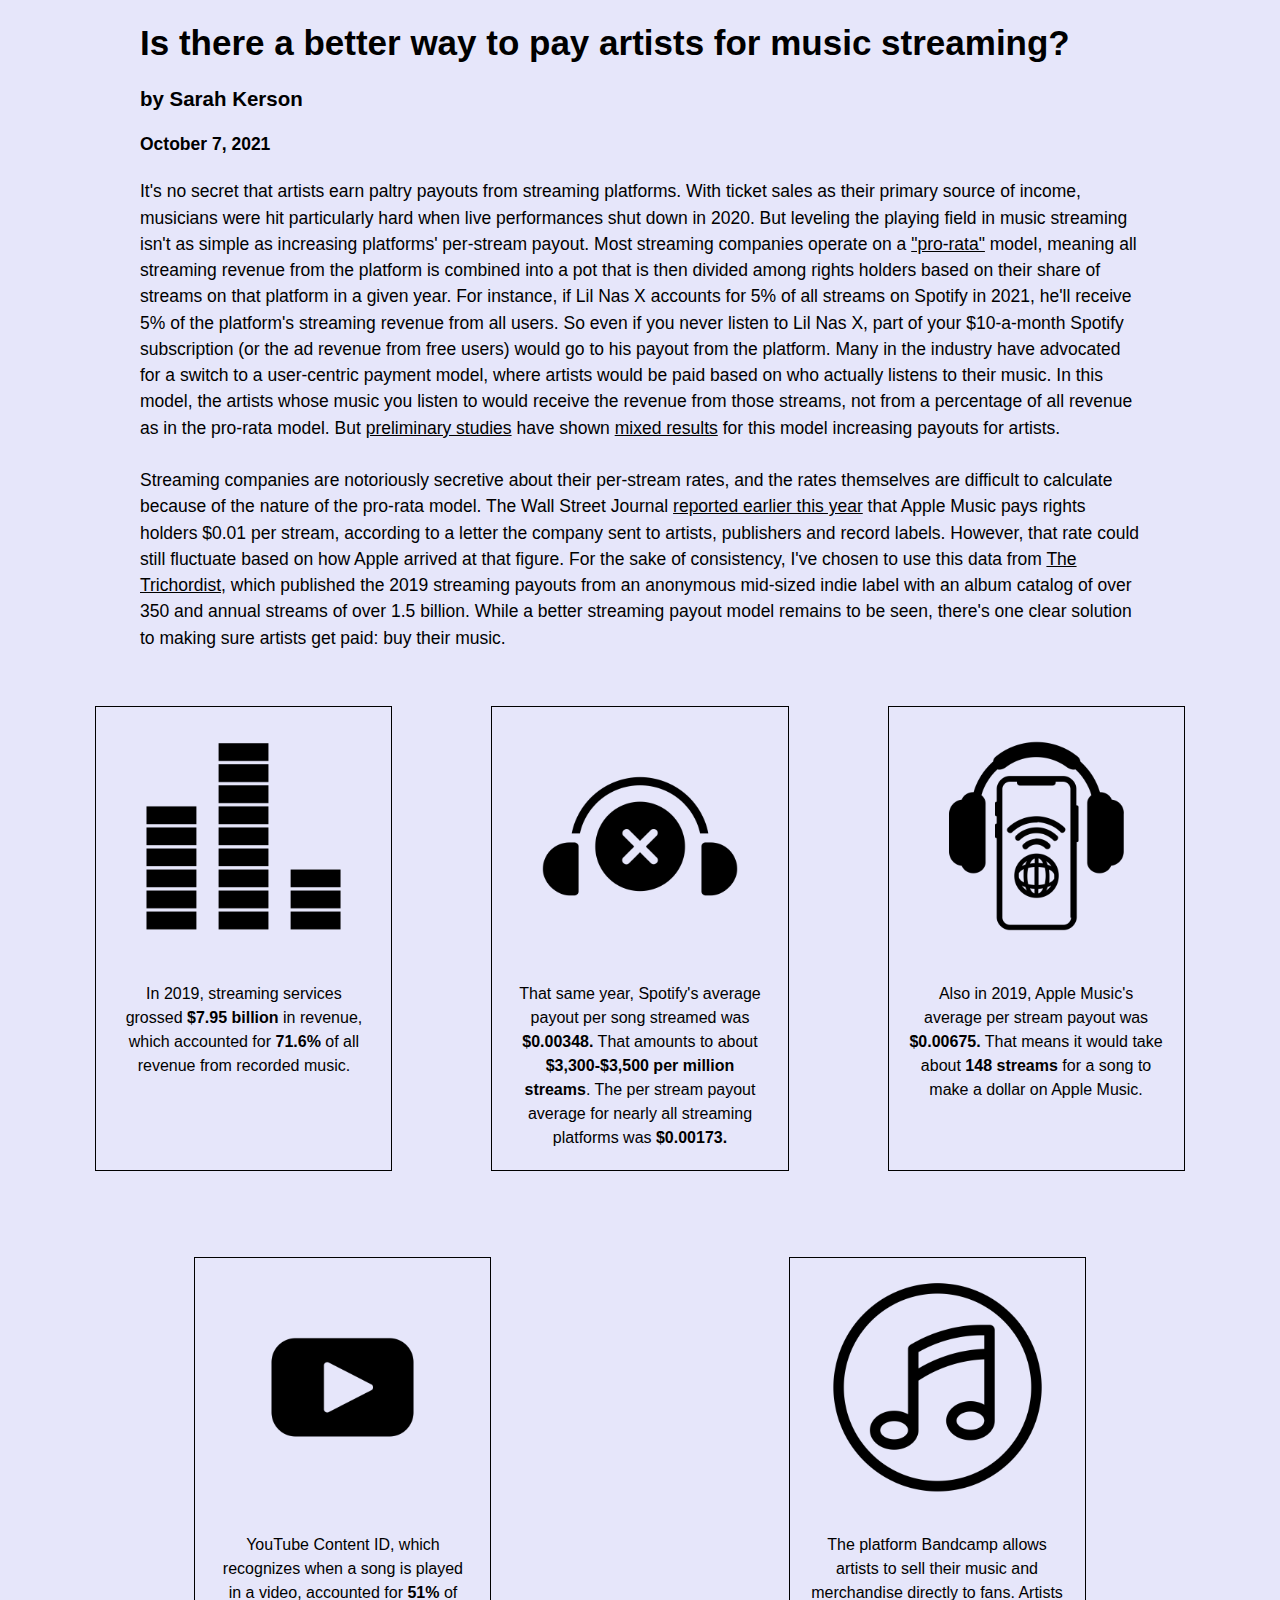
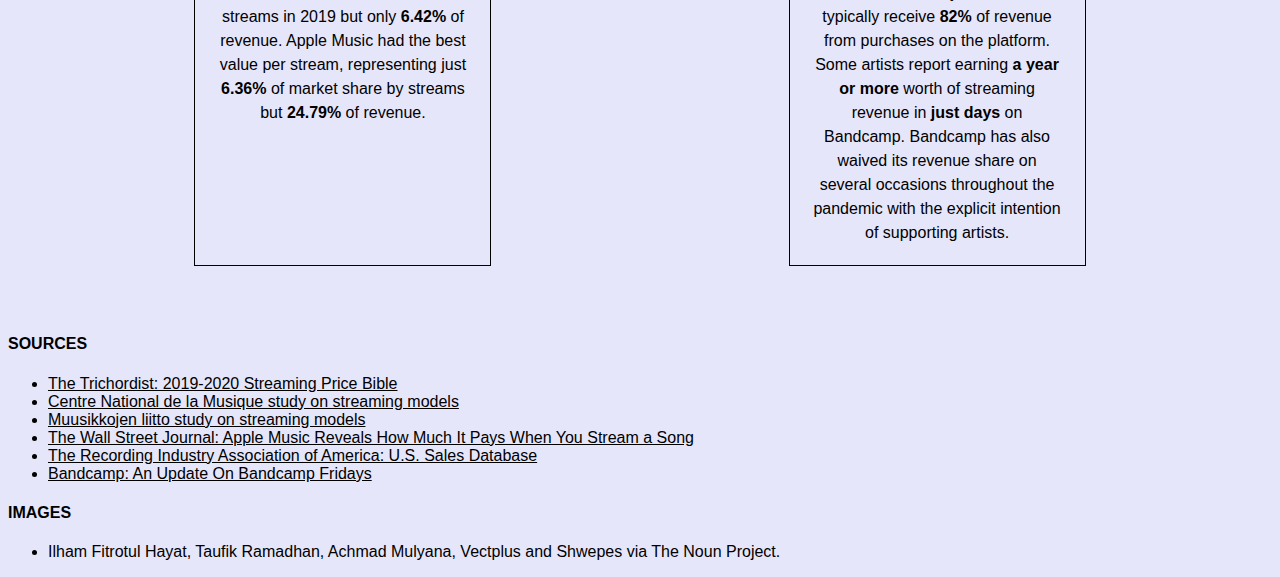
<file: index.html>
<!DOCTYPE html>
<html lang="en" dir="ltr">

  <head>
    <meta charset="utf-8">
    <title>Is there a better way to pay artists for music streaming?</title>
    <link rel="stylesheet" href="styles.css">
  </head>

  <body>
    <div class="container">
      <h1>Is there a better way to pay artists for music streaming?</h1>
      <h3>by Sarah Kerson</h3>
      <h4>October 7, 2021</h4>
      <p class="introtext"
      <article>
      It's no secret that artists earn paltry payouts from streaming platforms. With ticket sales as their primary source of income, musicians were hit particularly hard when live performances shut down in 2020. But leveling the playing field in music streaming isn't as simple as increasing platforms' per-stream payout. Most streaming companies operate on a <a href="https://qz.com/1660465/the-way-spotify-and-apple-music-pays-artists-isnt-fair/">"pro-rata"</a> model, meaning all streaming revenue from the platform is combined into a pot that is then divided among rights holders based on their share of streams on that platform in a given year. For instance, if Lil Nas X accounts for 5% of all streams on Spotify in 2021, he'll receive 5% of the platform's streaming revenue from all users. So even if you never listen to Lil Nas X, part of your $10-a-month Spotify subscription (or the ad revenue from free users) would go to his payout from the platform. Many in the industry have advocated for a switch to a user-centric payment model, where artists would be paid based on who actually listens to their music. In this model, the artists whose music you listen to would receive the revenue from those streams, not from a percentage of all revenue as in the pro-rata model. But <a href="http://www.muusikkojenliitto.fi/usercentric/">preliminary studies</a> have shown <a href="https://cnm.fr/le-cnm-evalue-limpact-dun-changement-eventuel-de-mode-de-remuneration-par-les-plateformes-de-streaming/">mixed results</a> for this model increasing payouts for artists.
      <br>
      <br>
      Streaming companies are notoriously secretive about their per-stream rates, and the rates themselves are difficult to calculate because of the nature of the pro-rata model. The Wall Street Journal <a href=https://www.wsj.com/articles/apple-music-reveals-how-much-it-pays-when-you-stream-a-song-11618579800>reported earlier this year</a> that Apple Music pays rights holders $0.01 per stream, according to a letter the company sent to artists, publishers and record labels. However, that rate could still fluctuate based on how Apple arrived at that figure. For the sake of consistency, I've chosen to use this data from <a href="https://thetrichordist.com/2020/03/05/2019-2020-streaming-price-bible-youtube-is-still-the-1-problem-to-solve/">The Trichordist,</a> which published the 2019 streaming payouts from an anonymous mid-sized indie label with an album catalog of over 350 and annual streams of over 1.5 billion. While a better streaming payout model remains to be seen, there's one clear solution to making sure artists get paid: buy their music.
    </article>
    </p>
    </div>
    <!-- FIG 1 -->
    <div class="flex">
      <div class="icon">
        <img src="images/stream1.png" alt="streaming bars">
        <caption>In 2019, streaming services grossed <b>$7.95 billion</b> in revenue, which accounted for <b>71.6%</b> of all revenue from recorded music. </caption>
      </div>
      <!-- FIG 2 -->

      <div class="icon">
        <img src="images/no music.png" alt="headphones with X in the middle">
        <caption>That same year, Spotify's average payout per song streamed was <b>$0.00348.</b> That amounts to about <b>$3,300-$3,500 per million streams</b>. The per stream payout average for nearly all streaming platforms was <b>$0.00173.</b></caption>
      </div>

      <!-- FIG 3 -->
      <div class="icon">
        <img src="images/phone2.png" alt="headphones around phone">
        <caption>Also in 2019, Apple Music's average per stream payout was <b>$0.00675.</b> That means it would take about <b>148 streams</b> for a song to make a dollar on Apple Music.</caption>
      </div>
</div>
      <!-- FIG 4 -->
      <div class="flex">
      <div class="icon">
        <img src="images/youtube.png" alt="YouTube logo: a white triangle inside a rounded black rectangle">
        <caption>YouTube Content ID, which recognizes when a song is played in a video, accounted for <b>51%</b> of streams in 2019 but only <b>6.42%</b> of revenue. Apple Music had the best value per stream, representing just <b>6.36%</b> of market share by streams but <b>24.79%</b> of revenue.</caption>
      </div>

      <!-- FIG 5 -->
      <div class="icon">
        <img src="images/music.png" alt="music note">
        <caption>The platform Bandcamp allows artists to sell their music and merchandise directly to fans. Artists typically receive <b>82%</b> of revenue from purchases on the platform. Some artists report earning <b>a year or more</b> worth of streaming revenue in <b>just days</b> on Bandcamp. Bandcamp has also waived its revenue share on several occasions throughout the pandemic with the explicit intention of supporting artists.</caption>
      </div>
    </div>

<p>
<h4>SOURCES</h4>
  <ul>
  <li> <a href=https://thetrichordist.com/2020/03/05/2019-2020-streaming-price-bible-youtube-is-still-the-1-problem-to-solve/>The Trichordist: 2019-2020 Streaming Price Bible</a></li>
  <li><a href=https://cnm.fr/le-cnm-evalue-limpact-dun-changement-eventuel-de-mode-de-remuneration-par-les-plateformes-de-streaming/>Centre National de la Musique study on streaming models</a></li>
  <li><a href=http://www.muusikkojenliitto.fi/usercentric/>Muusikkojen liitto study on streaming models</a></li>
  <li><a href=https://www.wsj.com/articles/apple-music-reveals-how-much-it-pays-when-you-stream-a-song-11618579800/>The Wall Street Journal: Apple Music Reveals How Much It Pays When You Stream a Song</a></li>
  <li><a href=https://www.riaa.com/u-s-sales-database/>The Recording Industry Association of America: U.S. Sales Database</a></li>
  <li><a href=https://daily.bandcamp.com/features/bandcamp-fridays-2021/>Bandcamp: An Update On Bandcamp Fridays</a></li>
</ul>

<p>
  <h4>IMAGES</h4>
  <ul>
    <li> Ilham Fitrotul Hayat, Taufik Ramadhan, Achmad Mulyana, Vectplus and Shwepes via The Noun Project.</li>
  </ul>
  </body>

</html>
</file>
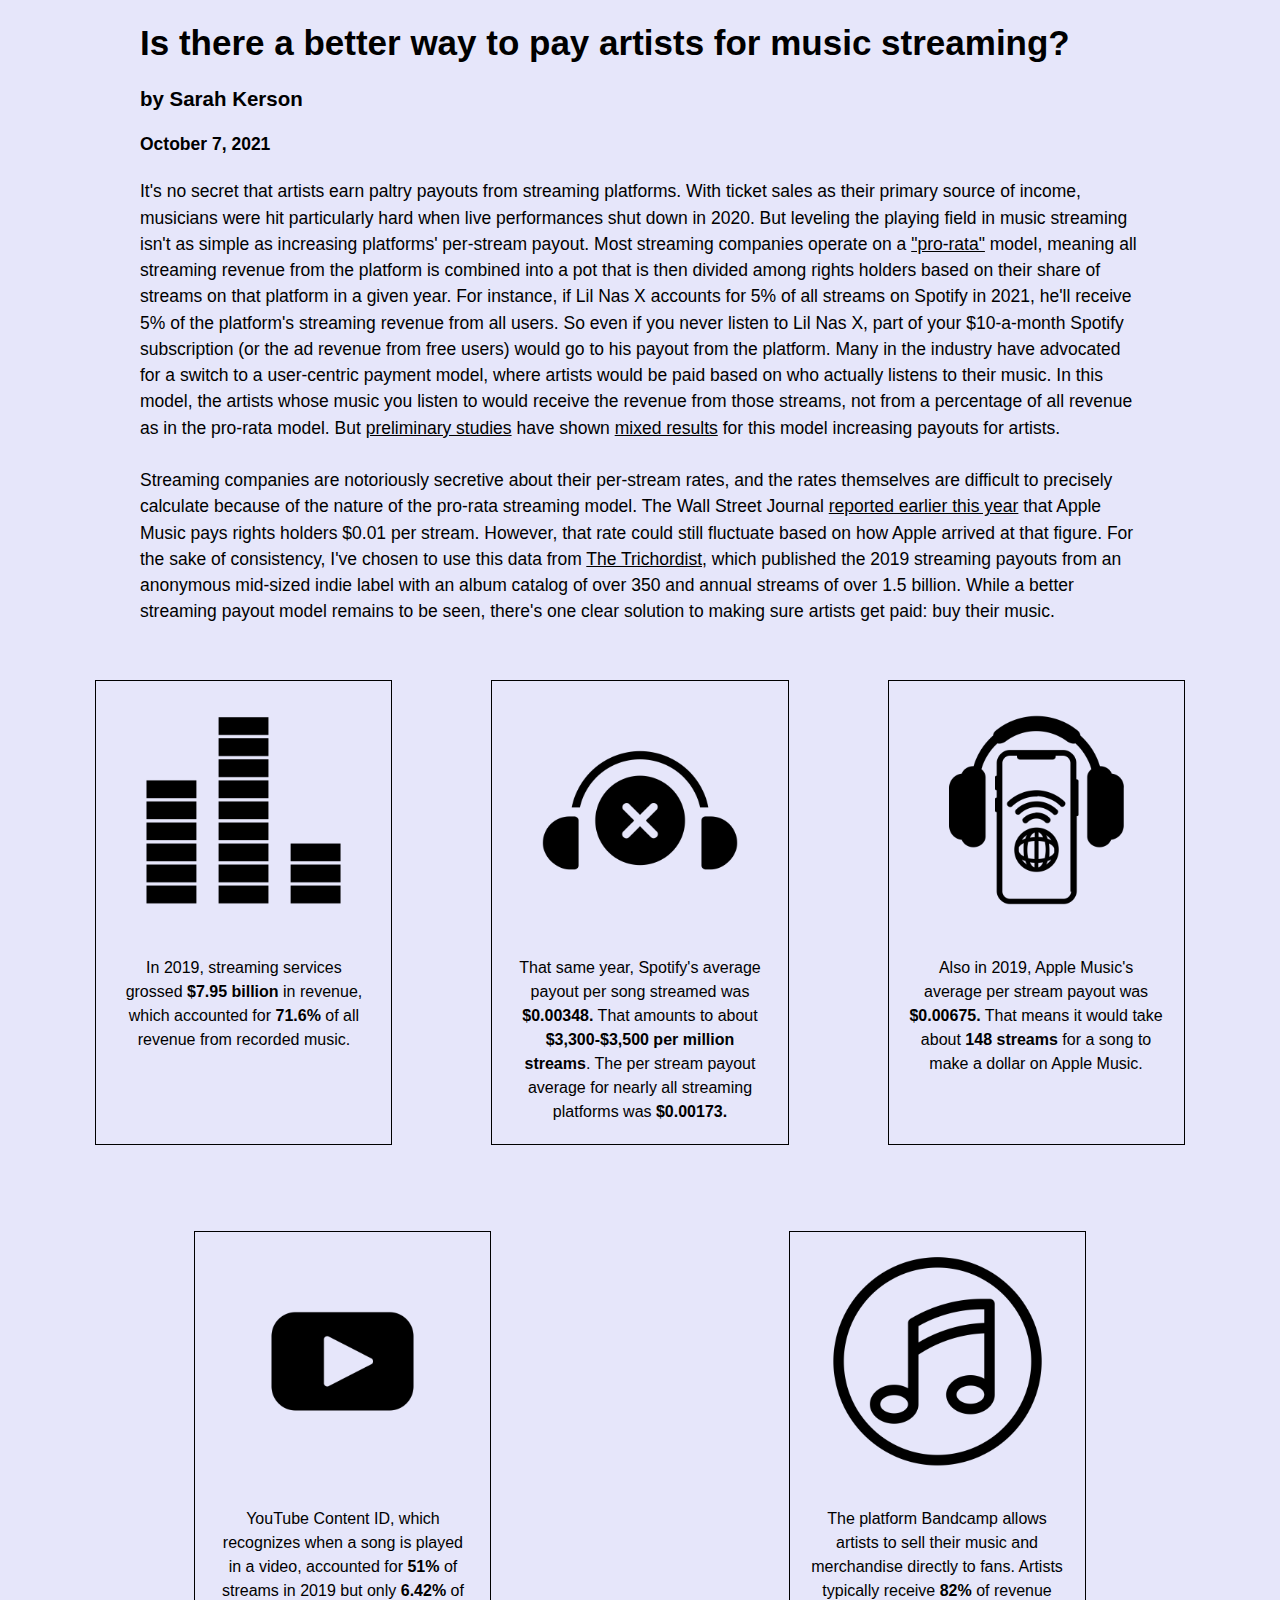
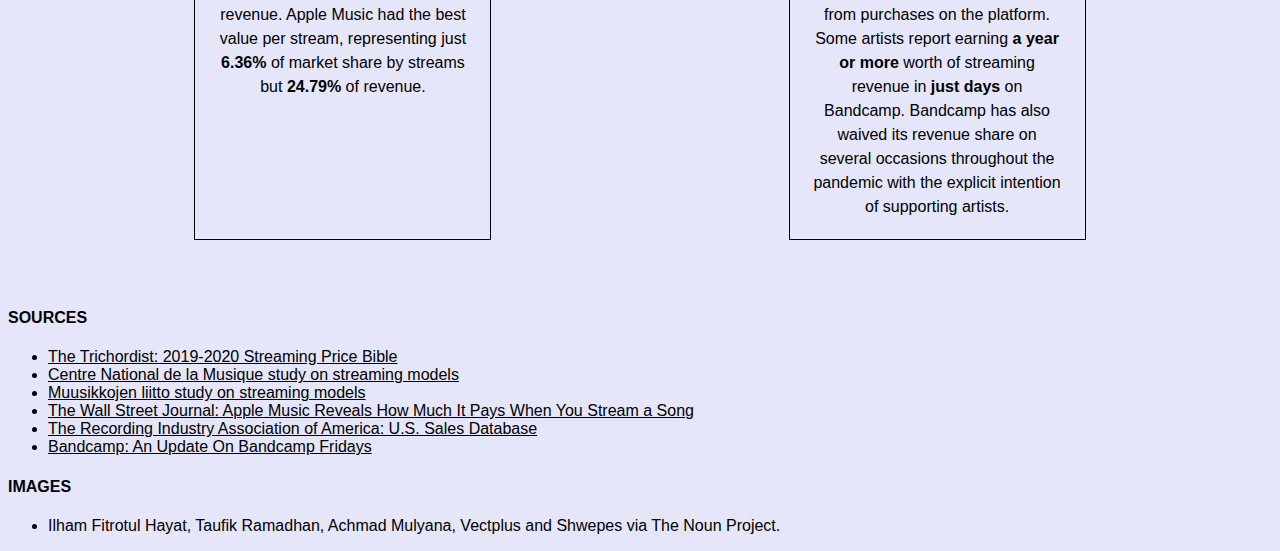
<file: indexv1.html>
<!DOCTYPE html>
<html lang="en" dir="ltr">

  <head>
    <meta charset="utf-8">
    <title>Is there a better way to pay artists for music streaming?</title>
    <link rel="stylesheet" href="styles.css">
  </head>

  <body>
    <div class="container">
      <h1>Is there a better way to pay artists for music streaming?</h1>
      <h3>by Sarah Kerson</h3>
      <h4>October 7, 2021</h4>
      <p class="introtext"
      <article>
      It's no secret that artists earn paltry payouts from streaming platforms. With ticket sales as their primary source of income, musicians were hit particularly hard when live performances shut down in 2020. But leveling the playing field in music streaming isn't as simple as increasing platforms' per-stream payout. Most streaming companies operate on a <a href="https://qz.com/1660465/the-way-spotify-and-apple-music-pays-artists-isnt-fair/">"pro-rata"</a> model, meaning all streaming revenue from the platform is combined into a pot that is then divided among rights holders based on their share of streams on that platform in a given year. For instance, if Lil Nas X accounts for 5% of all streams on Spotify in 2021, he'll receive 5% of the platform's streaming revenue from all users. So even if you never listen to Lil Nas X, part of your $10-a-month Spotify subscription (or the ad revenue from free users) would go to his payout from the platform. Many in the industry have advocated for a switch to a user-centric payment model, where artists would be paid based on who actually listens to their music. In this model, the artists whose music you listen to would receive the revenue from those streams, not from a percentage of all revenue as in the pro-rata model. But <a href="http://www.muusikkojenliitto.fi/usercentric/">preliminary studies</a> have shown <a href="https://cnm.fr/le-cnm-evalue-limpact-dun-changement-eventuel-de-mode-de-remuneration-par-les-plateformes-de-streaming/">mixed results</a> for this model increasing payouts for artists.
      <br>
      <br>
      Streaming companies are notoriously secretive about their per-stream rates, and the rates themselves are difficult to precisely calculate because of the nature of the pro-rata streaming model. The Wall Street Journal <a href=https://www.wsj.com/articles/apple-music-reveals-how-much-it-pays-when-you-stream-a-song-11618579800>reported earlier this year</a> that Apple Music pays rights holders $0.01 per stream. However, that rate could still fluctuate based on how Apple arrived at that figure. For the sake of consistency, I've chosen to use this data from <a href="https://thetrichordist.com/2020/03/05/2019-2020-streaming-price-bible-youtube-is-still-the-1-problem-to-solve/">The Trichordist,</a> which published the 2019 streaming payouts from an anonymous mid-sized indie label with an album catalog of over 350 and annual streams of over 1.5 billion. While a better streaming payout model remains to be seen, there's one clear solution to making sure artists get paid: buy their music.
    </article>
    </p>
    </div>
    <!-- FIG 1 -->
    <div class="flex">
      <div class="icon">
        <img src="images/stream1.png" alt="streaming bars">
        <caption>In 2019, streaming services grossed <b>$7.95 billion</b> in revenue, which accounted for <b>71.6%</b> of all revenue from recorded music. </caption>
      </div>
      <!-- FIG 2 -->

      <div class="icon">
        <img src="images/no music.png" alt="headphones with X in the middle">
        <caption>That same year, Spotify's average payout per song streamed was <b>$0.00348.</b> That amounts to about <b>$3,300-$3,500 per million streams</b>. The per stream payout average for nearly all streaming platforms was <b>$0.00173.</b></caption>
      </div>

      <!-- FIG 3 -->
      <div class="icon">
        <img src="images/phone2.png" alt="headphones around phone">
        <caption>Also in 2019, Apple Music's average per stream payout was <b>$0.00675.</b> That means it would take about <b>148 streams</b> for a song to make a dollar on Apple Music.</caption>
      </div>
</div>
      <!-- FIG 4 -->
      <div class="flex">
      <div class="icon">
        <img src="images/youtube.png" alt="YouTube logo: a white triangle inside a rounded black rectangle">
        <caption>YouTube Content ID, which recognizes when a song is played in a video, accounted for <b>51%</b> of streams in 2019 but only <b>6.42%</b> of revenue. Apple Music had the best value per stream, representing just <b>6.36%</b> of market share by streams but <b>24.79%</b> of revenue.</caption>
      </div>

      <!-- FIG 5 -->
      <div class="icon">
        <img src="images/music.png" alt="music note">
        <caption>The platform Bandcamp allows artists to sell their music and merchandise directly to fans. Artists typically receive <b>82%</b> of revenue from purchases on the platform. Some artists report earning <b>a year or more</b> worth of streaming revenue in <b>just days</b> on Bandcamp. Bandcamp has also waived its revenue share on several occasions throughout the pandemic with the explicit intention of supporting artists.</caption>
      </div>
    </div>

<p>
<h4>SOURCES</h4>
  <ul>
  <li> <a href=https://thetrichordist.com/2020/03/05/2019-2020-streaming-price-bible-youtube-is-still-the-1-problem-to-solve/>The Trichordist: 2019-2020 Streaming Price Bible</a></li>
  <li><a href=https://cnm.fr/le-cnm-evalue-limpact-dun-changement-eventuel-de-mode-de-remuneration-par-les-plateformes-de-streaming/>Centre National de la Musique study on streaming models</a></li>
  <li><a href=http://www.muusikkojenliitto.fi/usercentric/>Muusikkojen liitto study on streaming models</a></li>
  <li><a href=https://www.wsj.com/articles/apple-music-reveals-how-much-it-pays-when-you-stream-a-song-11618579800/>The Wall Street Journal: Apple Music Reveals How Much It Pays When You Stream a Song</a></li>
  <li><a href=https://www.riaa.com/u-s-sales-database/>The Recording Industry Association of America: U.S. Sales Database</a></li>
  <li><a href=https://daily.bandcamp.com/features/bandcamp-fridays-2021/>Bandcamp: An Update On Bandcamp Fridays</a></li>
</ul>

<p>
  <h4>IMAGES</h4>
  <ul>
    <li> Ilham Fitrotul Hayat, Taufik Ramadhan, Achmad Mulyana, Vectplus and Shwepes via The Noun Project.</li>
  </ul>
  </body>

</html>
</file>
<file: styles.css>
* {
    box-sizing: border-box;
}

img {
    display: flex;
    max-width: 100%;
}

body {
  background-color: lavender;
  font-family: sans-serif;
  text-align: left;
}

.introtext {
line-height: 1.5;
}


.container {
    max-width: 1000px;
    margin: 0 auto;
    font-size: 17.5px;
}

.flex {
    flex-wrap: wrap;
    display: flex;
    justify-content: space-around;
    padding: 3%;

}

.icon, .text {
    padding: 20px;
    margin-bottom: 10px;
    border: 1px solid #000;
    text-align: center;
    line-height: 1.5;
    font-size: 16px;

}

.icon {
    flex-basis: 25%;
}

.text {
    flex-basis: 72%;
}

a:link {
  color: black;
}

a:visited {
  color: black;
}

a:hover {
  color: purple;
}
</file>
